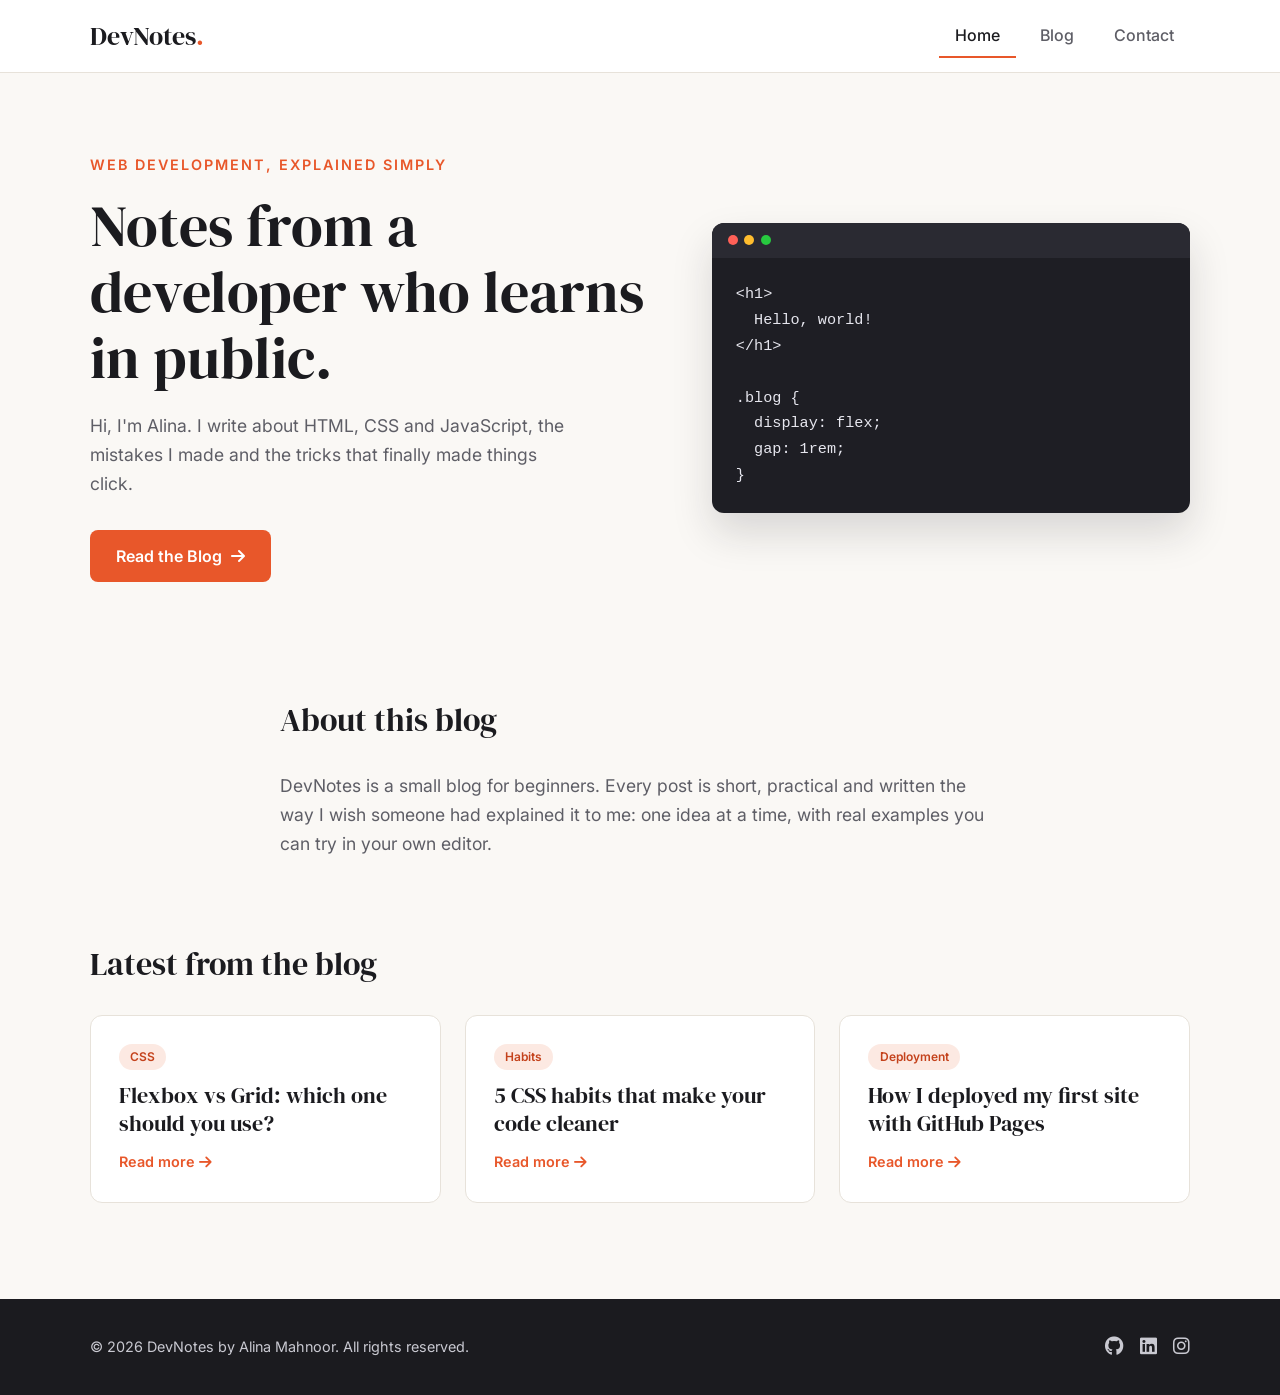
<file: index.html>
<!DOCTYPE html>
<html lang="en">
<head>
  <meta charset="UTF-8">
  <meta name="viewport" content="width=device-width, initial-scale=1.0">
  <title>DevNotes | Web Development Blog</title>
  <meta name="description" content="DevNotes — simple, practical notes on HTML, CSS and JavaScript by Alina Mahnoor.">

  <!-- Google Fonts -->
  <link rel="preconnect" href="https://fonts.googleapis.com">
  <link rel="preconnect" href="https://fonts.gstatic.com" crossorigin>
  <link href="https://fonts.googleapis.com/css2?family=DM+Serif+Display&family=Inter:wght@400;500;600&display=swap" rel="stylesheet">

  <!-- Font Awesome (icons) -->
  <link rel="stylesheet" href="https://cdnjs.cloudflare.com/ajax/libs/font-awesome/6.5.1/css/all.min.css">

  <!-- One shared stylesheet for ALL pages -->
  <link rel="stylesheet" href="css/style.css">
</head>
<body>

  <!-- ========== HEADER (identical on every page) ========== -->
  <header class="site-header">
    <div class="container header__inner">
      <a href="index.html" class="logo">DevNotes<span>.</span></a>
      <nav class="nav" aria-label="Main navigation">
        <ul class="nav__list">
          <li><a href="index.html" class="nav__link active" aria-current="page">Home</a></li>
          <li><a href="blog.html" class="nav__link">Blog</a></li>
          <li><a href="contact.html" class="nav__link">Contact</a></li>
        </ul>
      </nav>
    </div>
  </header>

  <main>

    <!-- ========== HERO ========== -->
    <section class="hero">
      <div class="container hero__inner">
        <div class="hero__content">
          <p class="hero__eyebrow">Web development, explained simply</p>
          <h1 class="hero__title">Notes from a developer who learns in public.</h1>
          <p class="hero__text">Hi, I'm Alina. I write about HTML, CSS and JavaScript, the mistakes I made and the tricks that finally made things click.</p>
          <a href="blog.html" class="btn">Read the Blog <i class="fa-solid fa-arrow-right"></i></a>
        </div>

        <div class="code-card" aria-hidden="true">
          <div class="code-card__bar">
            <span></span><span></span><span></span>
          </div>
          <pre class="code-card__body"><code>&lt;h1&gt;
  Hello, world!
&lt;/h1&gt;

.blog {
  display: flex;
  gap: 1rem;
}</code></pre>
        </div>
      </div>
    </section>

    <!-- ========== INTRO ========== -->
    <section class="intro">
      <div class="container intro__inner">
        <h2 class="section__title">About this blog</h2>
        <p class="intro__text">DevNotes is a small blog for beginners. Every post is short, practical and written the way I wish someone had explained it to me: one idea at a time, with real examples you can try in your own editor.</p>
      </div>
    </section>

    <!-- ========== LATEST POSTS (links to the blog) ========== -->
    <section class="latest">
      <div class="container">
        <h2 class="section__title">Latest from the blog</h2>

        <div class="latest__grid">
          <a href="blog.html" class="latest__card">
            <span class="latest__tag">CSS</span>
            <h3>Flexbox vs Grid: which one should you use?</h3>
            <span class="latest__more">Read more <i class="fa-solid fa-arrow-right"></i></span>
          </a>

          <a href="blog.html" class="latest__card">
            <span class="latest__tag">Habits</span>
            <h3>5 CSS habits that make your code cleaner</h3>
            <span class="latest__more">Read more <i class="fa-solid fa-arrow-right"></i></span>
          </a>

          <a href="blog.html" class="latest__card">
            <span class="latest__tag">Deployment</span>
            <h3>How I deployed my first site with GitHub Pages</h3>
            <span class="latest__more">Read more <i class="fa-solid fa-arrow-right"></i></span>
          </a>
        </div>
      </div>
    </section>

  </main>

  <!-- ========== FOOTER (identical on every page) ========== -->
  <footer class="site-footer">
    <div class="container footer__inner">
      <p>&copy; 2026 DevNotes by Alina Mahnoor. All rights reserved.</p>
      <div class="footer__socials">
        <a href="https://github.com/alinamahnoor" target="_blank" rel="noopener" aria-label="GitHub"><i class="fa-brands fa-github"></i></a>
        <a href="https://www.linkedin.com/in/alina-mahnoor-2a66a93ab?utm_source=share_via&utm_content=profile&utm_medium=member_android" target="_blank" rel="noopener" aria-label="Linkedin"><i class="fa-brands fa-linkedin"></i></a>
        <a href="https://www.instagram.com/alina_.mahnoor?obrf=MWd1czZ0YW92N2Zueg==" target="_blank" rel="noopener" aria-label="Instagram"><i class="fa-brands fa-instagram"></i></a>
      </div>
    </div>
  </footer>

</body>
</html>
</file>
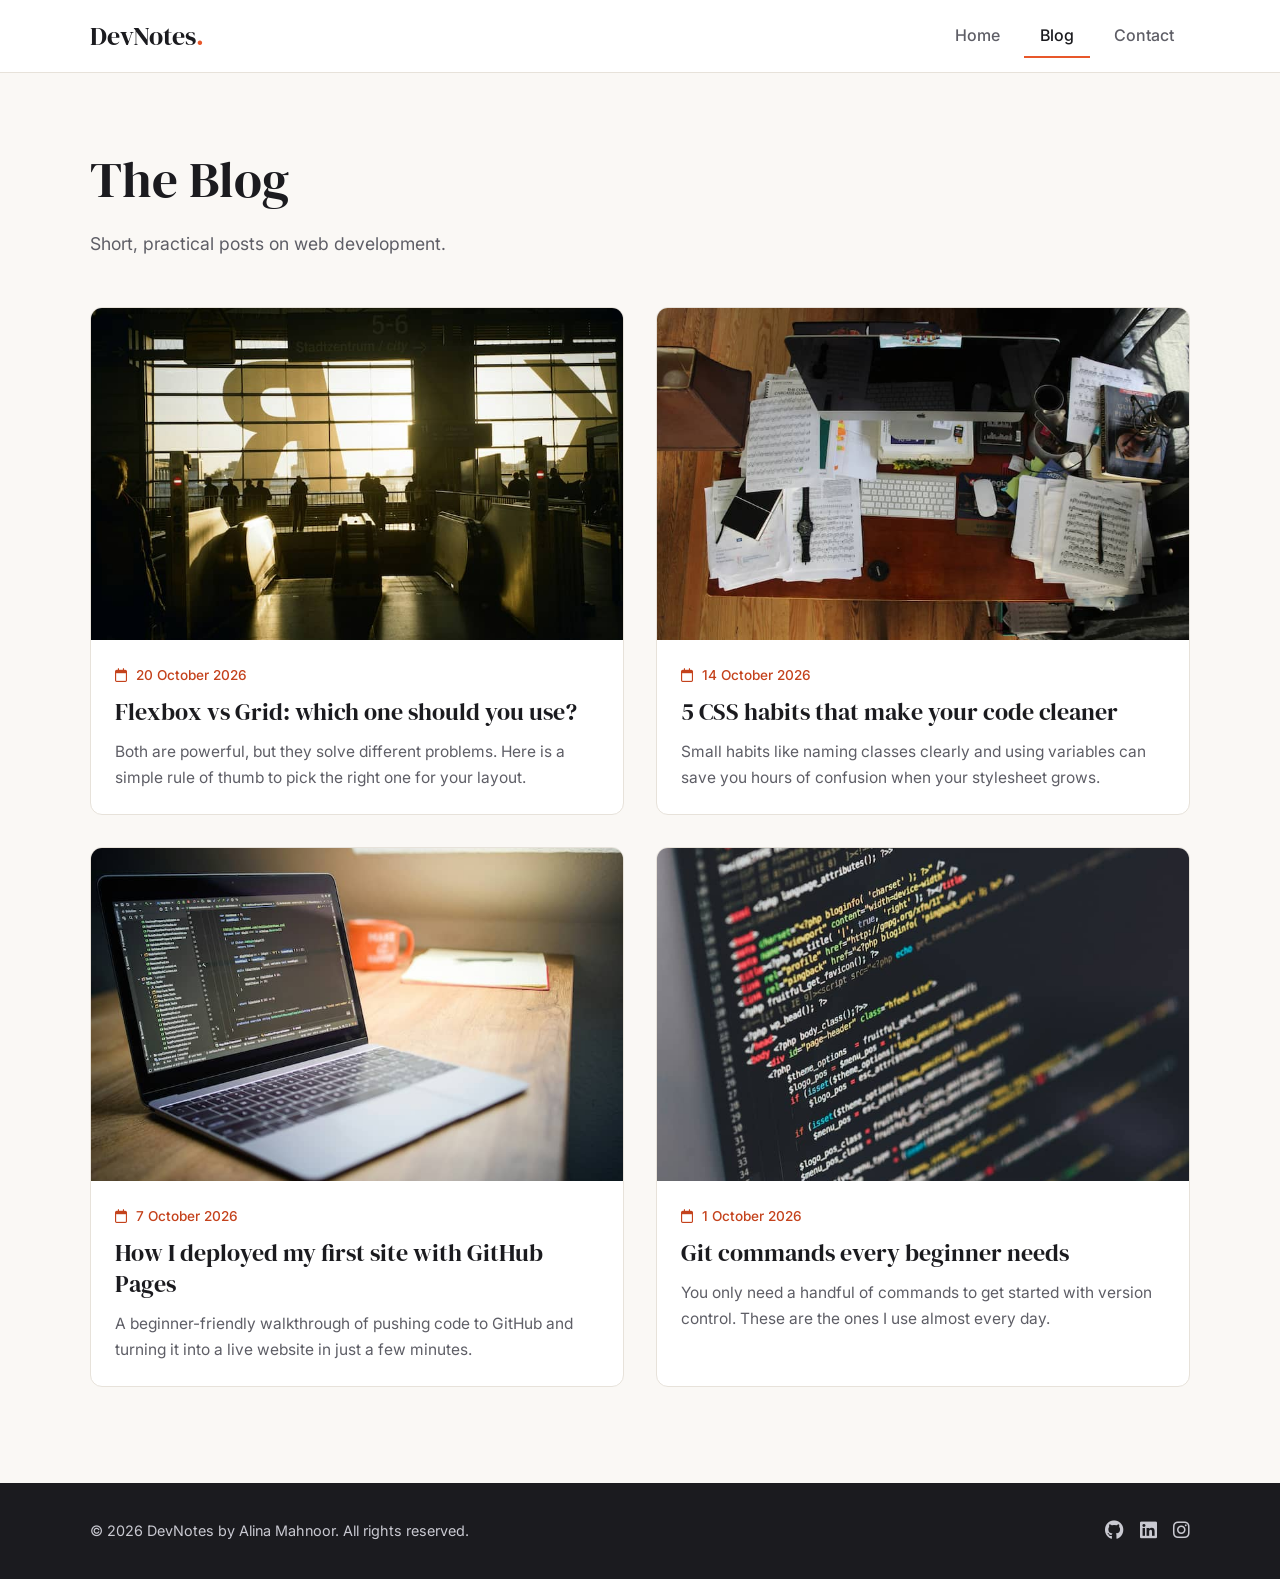
<file: blog.html>
<!DOCTYPE html>
<html lang="en">
<head>
  <meta charset="UTF-8">
  <meta name="viewport" content="width=device-width, initial-scale=1.0">
  <title>Blog | DevNotes</title>
  <meta name="description" content="Read the latest DevNotes posts on HTML, CSS and JavaScript.">

  <!-- Google Fonts -->
  <link rel="preconnect" href="https://fonts.googleapis.com">
  <link rel="preconnect" href="https://fonts.gstatic.com" crossorigin>
  <link href="https://fonts.googleapis.com/css2?family=DM+Serif+Display&family=Inter:wght@400;500;600&display=swap" rel="stylesheet">

  <!-- Font Awesome (icons) -->
  <link rel="stylesheet" href="https://cdnjs.cloudflare.com/ajax/libs/font-awesome/6.5.1/css/all.min.css">

  <!-- One shared stylesheet for ALL pages -->
  <link rel="stylesheet" href="css/style.css">
</head>
<body>

  <!-- ========== HEADER (identical on every page) ========== -->
  <header class="site-header">
    <div class="container header__inner">
      <a href="index.html" class="logo">DevNotes<span>.</span></a>
      <nav class="nav" aria-label="Main navigation">
        <ul class="nav__list">
          <li><a href="index.html" class="nav__link">Home</a></li>
          <li><a href="blog.html" class="nav__link active" aria-current="page">Blog</a></li>
          <li><a href="contact.html" class="nav__link">Contact</a></li>
        </ul>
      </nav>
    </div>
  </header>

  <main>
    <section class="page-intro">
      <div class="container">
        <h1 class="page-intro__title">The Blog</h1>
        <p class="page-intro__text">Short, practical posts on web development.</p>
      </div>
    </section>

    <!-- ========== BLOG POSTS ========== -->
    <section class="posts">
      <div class="container posts__grid">

        <article class="post-card">
          <img src="images/post1.jpg" alt="People at a train station at sunset" class="post-card__img" loading="lazy">
          <div class="post-card__body">
            <p class="post-card__date"><i class="fa-regular fa-calendar"></i> 20 October 2026</p>
            <h2 class="post-card__title">Flexbox vs Grid: which one should you use?</h2>
            <p class="post-card__text">Both are powerful, but they solve different problems. Here is a simple rule of thumb to pick the right one for your layout.</p>
          </div>
        </article>

        <article class="post-card">
          <img src="images/post2.jpg" alt="Desk with a computer, keyboard and sheet music" class="post-card__img" loading="lazy">
          <div class="post-card__body">
            <p class="post-card__date"><i class="fa-regular fa-calendar"></i> 14 October 2026</p>
            <h2 class="post-card__title">5 CSS habits that make your code cleaner</h2>
            <p class="post-card__text">Small habits like naming classes clearly and using variables can save you hours of confusion when your stylesheet grows.</p>
          </div>
        </article>

        <article class="post-card">
          <img src="images/post3.jpg" alt="Website being published online" class="post-card__img" loading="lazy">
          <div class="post-card__body">
            <p class="post-card__date"><i class="fa-regular fa-calendar"></i> 7 October 2026</p>
            <h2 class="post-card__title">How I deployed my first site with GitHub Pages</h2>
            <p class="post-card__text">A beginner-friendly walkthrough of pushing code to GitHub and turning it into a live website in just a few minutes.</p>
          </div>
        </article>

        <article class="post-card">
          <img src="images/post4.jpg" alt="Terminal window with Git commands" class="post-card__img" loading="lazy">
          <div class="post-card__body">
            <p class="post-card__date"><i class="fa-regular fa-calendar"></i> 1 October 2026</p>
            <h2 class="post-card__title">Git commands every beginner needs</h2>
            <p class="post-card__text">You only need a handful of commands to get started with version control. These are the ones I use almost every day.</p>
          </div>
        </article>

      </div>
    </section>
  </main>

  <!-- ========== FOOTER (identical on every page) ========== -->
  <footer class="site-footer">
    <div class="container footer__inner">
      <p>&copy; 2026 DevNotes by Alina Mahnoor. All rights reserved.</p>
      <div class="footer__socials">
        <a href="https://github.com/alinamahnoor" target="_blank" rel="noopener" aria-label="GitHub"><i class="fa-brands fa-github"></i></a>
        <a href="https://www.linkedin.com/in/alina-mahnoor-2a66a93ab?utm_source=share_via&utm_content=profile&utm_medium=member_android" target="_blank" rel="noopener" aria-label="Linkedin"><i class="fa-brands fa-linkedin"></i></a>
        <a href="https://www.instagram.com/alina_.mahnoor?obrf=MWd1czZ0YW92N2Zueg==" target="_blank" rel="noopener" aria-label="Instagram"><i class="fa-brands fa-instagram"></i></a>
      </div>
    </div>
  </footer>

</body>
</html>
</file>
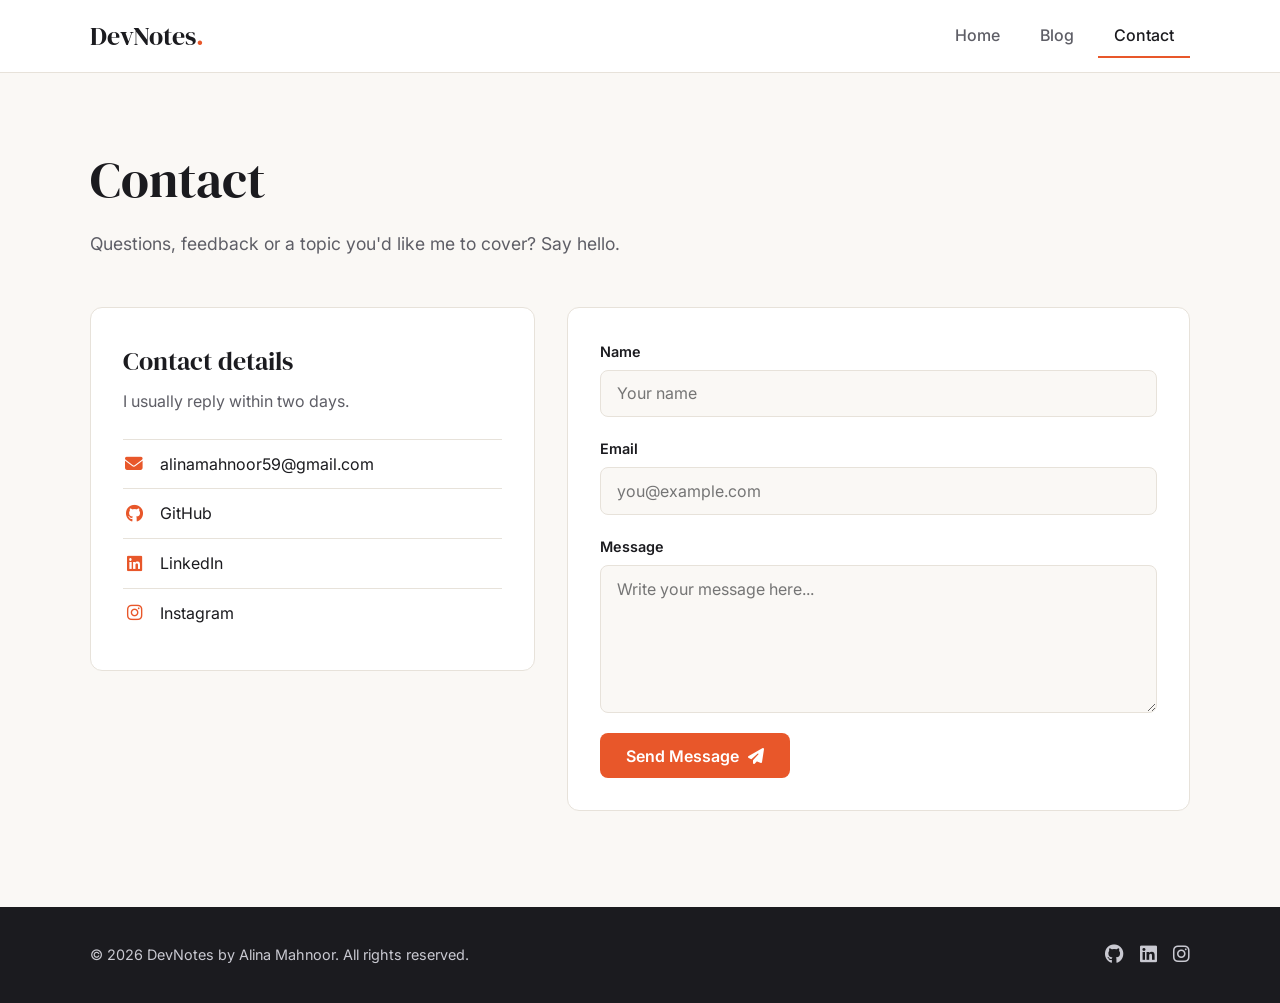
<file: contact.html>
<!DOCTYPE html>
<html lang="en">
<head>
  <meta charset="UTF-8">
  <meta name="viewport" content="width=device-width, initial-scale=1.0">
  <title>Contact | DevNotes</title>
  <meta name="description" content="Get in touch with Alina Mahnoor, author of DevNotes.">

  <!-- Google Fonts -->
  <link rel="preconnect" href="https://fonts.googleapis.com">
  <link rel="preconnect" href="https://fonts.gstatic.com" crossorigin>
  <link href="https://fonts.googleapis.com/css2?family=DM+Serif+Display&family=Inter:wght@400;500;600&display=swap" rel="stylesheet">

  <!-- Font Awesome (icons) -->
  <link rel="stylesheet" href="https://cdnjs.cloudflare.com/ajax/libs/font-awesome/6.5.1/css/all.min.css">

  <!-- One shared stylesheet for ALL pages -->
  <link rel="stylesheet" href="css/style.css">
</head>
<body>

  <!-- ========== HEADER (identical on every page) ========== -->
  <header class="site-header">
    <div class="container header__inner">
      <a href="index.html" class="logo">DevNotes<span>.</span></a>
      <nav class="nav" aria-label="Main navigation">
        <ul class="nav__list">
          <li><a href="index.html" class="nav__link">Home</a></li>
          <li><a href="blog.html" class="nav__link">Blog</a></li>
          <li><a href="contact.html" class="nav__link active" aria-current="page">Contact</a></li>
        </ul>
      </nav>
    </div>
  </header>

  <main>
    <section class="page-intro">
      <div class="container">
        <h1 class="page-intro__title">Contact</h1>
        <p class="page-intro__text">Questions, feedback or a topic you'd like me to cover? Say hello.</p>
      </div>
    </section>

    <!-- ========== CONTACT ========== -->
    <section class="contact">
      <div class="container contact__grid">

        <!-- Contact details -->
        <div class="contact__details">
          <h2 class="contact__heading">Contact details</h2>
          <p class="contact__note">I usually reply within two days.</p>

          <ul class="contact__list">
            <li>
              <i class="fa-solid fa-envelope"></i>
              <a href="mailto:alinamahnoor59@gmail.com">alinamahnoor59@gmail.com</a>
            </li>
            <li>
              <i class="fa-brands fa-github"></i>
              <a href="https://github.com/alinamahnoor" target="_blank" rel="noopener">GitHub</a>
            </li>
            <li>
              <i class="fa-brands fa-linkedin"></i>
              <a href="https://www.linkedin.com/in/alina-mahnoor-2a66a93ab?utm_source=share_via&utm_content=profile&utm_medium=member_android" target="_blank" rel="noopener">LinkedIn</a>
            </li>
            <li>
              <i class="fa-brands fa-instagram"></i>
              <a href="https://www.instagram.com/alina_.mahnoor?obrf=MWd1czZ0YW92N2Zueg==" target="_blank" rel="noopener">Instagram</a>
            </li>
          </ul>
        </div>

        <!-- Contact form -->
        <form class="contact__form" action="#" method="post">
          <div class="form__group">
            <label for="name">Name</label>
            <input type="text" id="name" name="name" placeholder="Your name" required>
          </div>

          <div class="form__group">
            <label for="email">Email</label>
            <input type="email" id="email" name="email" placeholder="you@example.com" required>
          </div>

          <div class="form__group">
            <label for="message">Message</label>
            <textarea id="message" name="message" rows="6" placeholder="Write your message here..." required></textarea>
          </div>

          <button type="submit" class="btn">Send Message <i class="fa-solid fa-paper-plane"></i></button>
        </form>

      </div>
    </section>
  </main>

  <!-- ========== FOOTER (identical on every page) ========== -->
  <footer class="site-footer">
    <div class="container footer__inner">
      <p>&copy; 2026 DevNotes by Alina Mahnoor. All rights reserved.</p>
      <div class="footer__socials">
        <a href="https://github.com/alinamahnoor" target="_blank" rel="noopener" aria-label="GitHub"><i class="fa-brands fa-github"></i></a>
        <a href="https://www.linkedin.com/in/alina-mahnoor-2a66a93ab?utm_source=share_via&utm_content=profile&utm_medium=member_android" target="_blank" rel="noopener" aria-label="Linkedin"><i class="fa-brands fa-linkedin"></i></a>
        <a href="https://www.instagram.com/alina_.mahnoor?obrf=MWd1czZ0YW92N2Zueg==" target="_blank" rel="noopener" aria-label="Instagram"><i class="fa-brands fa-instagram"></i></a>
      </div>
    </div>
  </footer>

</body>
</html>
</file>
<file: css/style.css>
/* ==========================================================
   DESIGN TOKENS
   Yeh ek hi CSS file teeno pages (index, blog, contact) use karte hain.
   ========================================================== */
:root {
  --color-bg: #FAF8F5;
  --color-surface: #FFFFFF;
  --color-ink: #1B1B1F;
  --color-muted: #5E5E66;
  --color-accent: #E8572A;
  --color-accent-dark: #C4421C;
  --color-border: #E7E2DA;
  --color-code-bg: #1E1E24;

  --font-heading: 'DM Serif Display', serif;
  --font-body: 'Inter', sans-serif;

  --container-width: 1100px;
}

/* ==========================================================
   BASE
   ========================================================== */
* {
  margin: 0;
  padding: 0;
  box-sizing: border-box;
}

body {
  font-family: var(--font-body);
  color: var(--color-ink);
  background-color: var(--color-bg);
  line-height: 1.65;
}

img {
  max-width: 100%;
  display: block;
}

a {
  color: inherit;
  text-decoration: none;
}

ul {
  list-style: none;
}

.container {
  width: 90%;
  max-width: var(--container-width);
  margin: 0 auto;
}

.section__title {
  font-family: var(--font-heading);
  font-size: 2rem;
  font-weight: 400;
  margin-bottom: 1.5rem;
}

.btn {
  display: inline-flex;
  align-items: center;
  gap: 0.6rem;
  background-color: var(--color-accent);
  color: #fff;
  font-weight: 600;
  padding: 0.8rem 1.6rem;
  border-radius: 8px;
  transition: background-color 0.25s ease, transform 0.25s ease;
}

.btn:hover {
  background-color: var(--color-accent-dark);
  transform: translateY(-2px);
}

/* ==========================================================
   HEADER  (same markup on all 3 pages)
   ========================================================== */
.site-header {
  background-color: var(--color-surface);
  border-bottom: 1px solid var(--color-border);
  position: sticky;
  top: 0;
  z-index: 100;
}

.header__inner {
  display: flex;
  align-items: center;
  justify-content: space-between;
  height: 4.5rem;
}

.logo {
  font-family: var(--font-heading);
  font-size: 1.6rem;
}

.logo span {
  color: var(--color-accent);
}

.nav__list {
  display: flex;
  gap: 0.5rem;
}

.nav__link {
  display: block;
  padding: 0.5rem 1rem;
  font-weight: 500;
  color: var(--color-muted);
  border-bottom: 2px solid transparent;
  transition: color 0.25s ease;
}

.nav__link:hover {
  color: var(--color-accent);
}

/* Active page indicator: jis page pe ho uska link highlight hota hai */
.nav__link.active {
  color: var(--color-ink);
  border-bottom-color: var(--color-accent);
}

/* ==========================================================
   FOOTER  (same markup on all 3 pages)
   ========================================================== */
.site-footer {
  background-color: var(--color-ink);
  color: #C9C9D1;
  padding: 2rem 0;
  margin-top: 4rem;
}

.footer__inner {
  display: flex;
  align-items: center;
  justify-content: space-between;
  flex-wrap: wrap;
  gap: 1rem;
  font-size: 0.9rem;
}

.footer__socials {
  display: flex;
  gap: 1rem;
  font-size: 1.2rem;
}

.footer__socials a {
  transition: color 0.25s ease;
}

.footer__socials a:hover {
  color: var(--color-accent);
}

/* ==========================================================
   HOME PAGE: HERO
   ========================================================== */
.hero {
  padding: 5rem 0 4rem;
}

.hero__inner {
  display: grid;
  grid-template-columns: 1.2fr 1fr;
  align-items: center;
  gap: 3rem;
}

.hero__eyebrow {
  color: var(--color-accent);
  font-weight: 600;
  font-size: 0.9rem;
  text-transform: uppercase;
  letter-spacing: 2px;
  margin-bottom: 1rem;
}

.hero__title {
  font-family: var(--font-heading);
  font-weight: 400;
  font-size: clamp(2.2rem, 5vw, 3.6rem);
  line-height: 1.15;
  margin-bottom: 1.25rem;
}

.hero__text {
  color: var(--color-muted);
  font-size: 1.1rem;
  max-width: 480px;
  margin-bottom: 2rem;
}

/* Decorative code window (sirf CSS/HTML, koi image nahi) */
.code-card {
  background-color: var(--color-code-bg);
  border-radius: 12px;
  box-shadow: 0 20px 40px rgba(27, 27, 31, 0.15);
  overflow: hidden;
}

.code-card__bar {
  display: flex;
  gap: 0.4rem;
  padding: 0.8rem 1rem;
  background-color: #2A2A32;
}

.code-card__bar span {
  width: 10px;
  height: 10px;
  border-radius: 50%;
  background-color: #55555F;
}

.code-card__bar span:nth-child(1) { background-color: #FF6057; }
.code-card__bar span:nth-child(2) { background-color: #FFBD2E; }
.code-card__bar span:nth-child(3) { background-color: #27C93F; }

.code-card__body {
  padding: 1.5rem;
  color: #E6E6EE;
  font-family: 'Courier New', monospace;
  font-size: 0.95rem;
  line-height: 1.7;
  overflow-x: auto;
}

/* ==========================================================
   HOME PAGE: INTRO
   ========================================================== */
.intro {
  padding: 3rem 0;
}

.intro__inner {
  max-width: 720px;
}

.intro__text {
  color: var(--color-muted);
  font-size: 1.1rem;
}

/* ==========================================================
   HOME PAGE: LATEST POSTS
   ========================================================== */
.latest {
  padding: 2rem 0;
}

.latest__grid {
  display: grid;
  grid-template-columns: repeat(3, 1fr);
  gap: 1.5rem;
}

.latest__card {
  display: flex;
  flex-direction: column;
  gap: 0.75rem;
  background-color: var(--color-surface);
  border: 1px solid var(--color-border);
  border-radius: 12px;
  padding: 1.75rem;
  transition: transform 0.25s ease, border-color 0.25s ease;
}

.latest__card:hover {
  transform: translateY(-4px);
  border-color: var(--color-accent);
}

.latest__tag {
  align-self: flex-start;
  background-color: #FCE9E2;
  color: var(--color-accent-dark);
  font-size: 0.75rem;
  font-weight: 600;
  padding: 0.2rem 0.7rem;
  border-radius: 999px;
}

.latest__card h3 {
  font-family: var(--font-heading);
  font-weight: 400;
  font-size: 1.35rem;
  line-height: 1.3;
}

.latest__more {
  margin-top: auto;
  color: var(--color-accent);
  font-weight: 600;
  font-size: 0.9rem;
}

/* ==========================================================
   BLOG + CONTACT PAGES: SHARED TOP INTRO (placeholder abhi)
   ========================================================== */
.page-intro {
  padding: 4rem 0 2rem;
}

.page-intro__title {
  font-family: var(--font-heading);
  font-weight: 400;
  font-size: clamp(2.2rem, 5vw, 3.2rem);
  margin-bottom: 0.5rem;
}

.page-intro__text {
  color: var(--color-muted);
  font-size: 1.1rem;
}

.placeholder {
  padding: 2rem 0;
  color: var(--color-muted);
}

/* ==========================================================
   BLOG PAGE: POST CARDS
   ========================================================== */
.posts {
  padding: 1rem 0 2rem;
}

.posts__grid {
  display: grid;
  grid-template-columns: repeat(2, 1fr);
  gap: 2rem;
}

.post-card {
  display: flex;
  flex-direction: column;
  background-color: var(--color-surface);
  border: 1px solid var(--color-border);
  border-radius: 12px;
  overflow: hidden;
  transition: transform 0.25s ease, box-shadow 0.25s ease;
}

.post-card:hover {
  transform: translateY(-4px);
  box-shadow: 0 16px 32px rgba(27, 27, 31, 0.1);
}

.post-card__img {
  width: 100%;
  aspect-ratio: 16 / 10;
  object-fit: cover;
  background-color: var(--color-border);
}

.post-card__body {
  padding: 1.5rem;
}

.post-card__date {
  color: var(--color-accent-dark);
  font-size: 0.85rem;
  font-weight: 500;
  margin-bottom: 0.6rem;
}

.post-card__date i {
  margin-right: 0.3rem;
}

.post-card__title {
  font-family: var(--font-heading);
  font-weight: 400;
  font-size: 1.5rem;
  line-height: 1.3;
  margin-bottom: 0.75rem;
}

.post-card__text {
  color: var(--color-muted);
  font-size: 0.97rem;
}

/* ==========================================================
   CONTACT PAGE
   ========================================================== */
.contact {
  padding: 1rem 0 2rem;
}

.contact__grid {
  display: grid;
  grid-template-columns: 1fr 1.4fr;
  gap: 2rem;
  align-items: start;
}

.contact__details,
.contact__form {
  background-color: var(--color-surface);
  border: 1px solid var(--color-border);
  border-radius: 12px;
  padding: 2rem;
}

.contact__heading {
  font-family: var(--font-heading);
  font-weight: 400;
  font-size: 1.6rem;
  margin-bottom: 0.4rem;
}

.contact__note {
  color: var(--color-muted);
  margin-bottom: 1.5rem;
}

.contact__list li {
  display: flex;
  align-items: center;
  gap: 0.9rem;
  padding: 0.7rem 0;
  border-top: 1px solid var(--color-border);
}

.contact__list i {
  width: 1.4rem;
  text-align: center;
  color: var(--color-accent);
  font-size: 1.1rem;
}

.contact__list a {
  overflow-wrap: anywhere;
  transition: color 0.25s ease;
}

.contact__list a:hover {
  color: var(--color-accent);
}

.contact__form {
  display: flex;
  flex-direction: column;
  gap: 1.25rem;
}

.form__group {
  display: flex;
  flex-direction: column;
  gap: 0.4rem;
}

.form__group label {
  font-size: 0.9rem;
  font-weight: 600;
}

.form__group input,
.form__group textarea {
  width: 100%;
  background-color: var(--color-bg);
  border: 1px solid var(--color-border);
  border-radius: 8px;
  padding: 0.8rem 1rem;
  font-family: var(--font-body);
  font-size: 1rem;
  color: var(--color-ink);
  resize: vertical;
}

.form__group input:focus,
.form__group textarea:focus {
  outline: none;
  border-color: var(--color-accent);
  box-shadow: 0 0 0 3px rgba(232, 87, 42, 0.15);
}

.contact__form .btn {
  align-self: flex-start;
  border: none;
  cursor: pointer;
  font-family: var(--font-body);
  font-size: 1rem;
}

/* ==========================================================
   RESPONSIVE
   ========================================================== */
@media (max-width: 900px) {
  .hero__inner {
    grid-template-columns: 1fr;
  }

  .latest__grid {
    grid-template-columns: 1fr;
  }

  .posts__grid {
    grid-template-columns: 1fr;
  }

  .contact__grid {
    grid-template-columns: 1fr;
  }
}

@media (max-width: 480px) {
  .hero {
    padding: 3rem 0 2rem;
  }

  .nav__link {
    padding: 0.5rem 0.6rem;
  }

  .contact__details,
  .contact__form {
    padding: 1.5rem;
  }

  .contact__form .btn {
    align-self: stretch;
    justify-content: center;
  }
}
</file>
